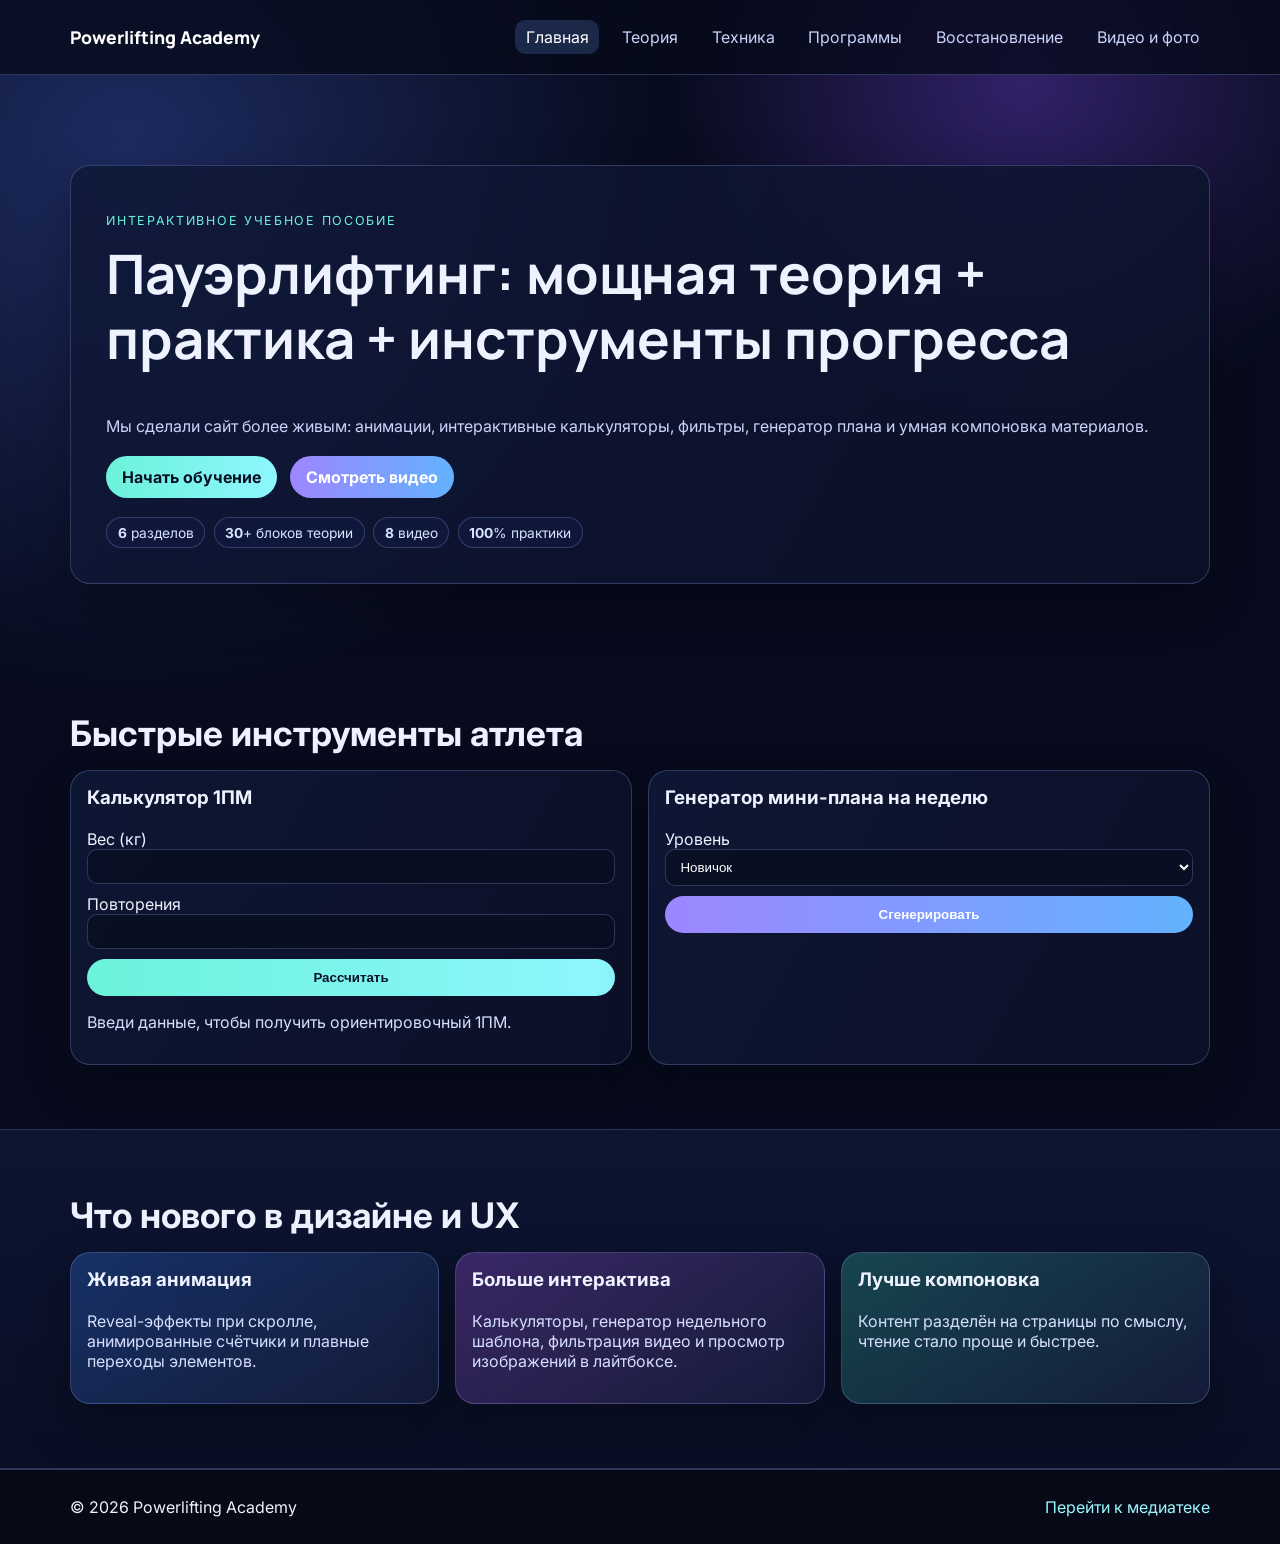
<file: index.html>
<!doctype html>
<html lang="ru">
  <head>
    <meta charset="UTF-8" />
    <meta name="viewport" content="width=device-width, initial-scale=1.0" />
    <title>Powerlifting Academy — Главная</title>
    <meta name="description" content="Интерактивное многостраничное учебное пособие по пауэрлифтингу." />
    <link rel="preconnect" href="https://fonts.googleapis.com" />
    <link rel="preconnect" href="https://fonts.gstatic.com" crossorigin />
    <link href="https://fonts.googleapis.com/css2?family=Inter:wght@400;500;600;700;800&family=Manrope:wght@700;800&display=swap" rel="stylesheet" />
    <link rel="stylesheet" href="styles.css" />
  </head>
  <body data-page="home">
    <div class="scroll-progress" id="scrollProgress"></div>
    <div class="bg-orb orb-1"></div>
    <div class="bg-orb orb-2"></div>

    <header class="site-header">
      <div class="container nav-wrap">
        <a class="logo" href="index.html">Powerlifting Academy</a>
        <button id="menuToggle" class="menu-toggle" aria-label="Открыть меню" aria-expanded="false">☰</button>
        <nav id="mainNav" class="main-nav">
          <a class="active" href="index.html">Главная</a>
          <a href="theory.html">Теория</a>
          <a href="technique.html">Техника</a>
          <a href="programs.html">Программы</a>
          <a href="recovery.html">Восстановление</a>
          <a href="media.html">Видео и фото</a>
        </nav>
      </div>
    </header>

    <main>
      <section class="hero">
        <div class="container hero-content reveal">
          <p class="eyebrow">Интерактивное учебное пособие</p>
          <h1>Пауэрлифтинг: мощная теория + практика + инструменты прогресса</h1>
          <p class="lead">Мы сделали сайт более живым: анимации, интерактивные калькуляторы, фильтры, генератор плана и умная компоновка материалов.</p>
          <div class="hero-cta">
            <a class="btn btn-primary" href="theory.html">Начать обучение</a>
            <a class="btn btn-secondary" href="media.html">Смотреть видео</a>
          </div>
          <div class="pill-row">
            <span><b data-counter="6">0</b> разделов</span>
            <span><b data-counter="30">0</b>+ блоков теории</span>
            <span><b data-counter="8">0</b> видео</span>
            <span><b data-counter="100">0</b>% практики</span>
          </div>
        </div>
      </section>

      <section class="section">
        <div class="container">
          <h2 class="reveal">Быстрые инструменты атлета</h2>
          <div class="grid cards-2">
            <article class="card reveal">
              <h3>Калькулятор 1ПМ</h3>
              <form id="ormForm" class="stack-form">
                <label>Вес (кг)<input type="number" id="weightInput" min="1" required /></label>
                <label>Повторения<input type="number" id="repsInput" min="1" max="12" required /></label>
                <button class="btn btn-primary" type="submit">Рассчитать</button>
              </form>
              <p id="ormResult" class="muted">Введи данные, чтобы получить ориентировочный 1ПМ.</p>
            </article>
            <article class="card reveal">
              <h3>Генератор мини-плана на неделю</h3>
              <form id="planForm" class="stack-form">
                <label>Уровень
                  <select id="levelInput">
                    <option value="beginner">Новичок</option>
                    <option value="intermediate">Средний</option>
                    <option value="advanced">Продвинутый</option>
                  </select>
                </label>
                <button class="btn btn-secondary" type="submit">Сгенерировать</button>
              </form>
              <ul id="planResult" class="muted"></ul>
            </article>
          </div>
        </div>
      </section>

      <section class="section section-soft">
        <div class="container">
          <h2 class="reveal">Что нового в дизайне и UX</h2>
          <div class="grid cards-3">
            <article class="card gradient-a reveal tilt"><h3>Живая анимация</h3><p>Reveal-эффекты при скролле, анимированные счётчики и плавные переходы элементов.</p></article>
            <article class="card gradient-b reveal tilt"><h3>Больше интерактива</h3><p>Калькуляторы, генератор недельного шаблона, фильтрация видео и просмотр изображений в лайтбоксе.</p></article>
            <article class="card gradient-c reveal tilt"><h3>Лучше компоновка</h3><p>Контент разделён на страницы по смыслу, чтение стало проще и быстрее.</p></article>
          </div>
        </div>
      </section>
    </main>

    <footer class="site-footer">
      <div class="container footer-wrap">
        <p>© 2026 Powerlifting Academy</p>
        <a href="media.html">Перейти к медиатеке</a>
      </div>
    </footer>

    <button id="toTopBtn" class="to-top" aria-label="Наверх">↑</button>
    <div id="lightbox" class="lightbox" aria-hidden="true"><img id="lightboxImg" alt="preview" /></div>
    <script src="script.js"></script>
  </body>
</html>
</file>
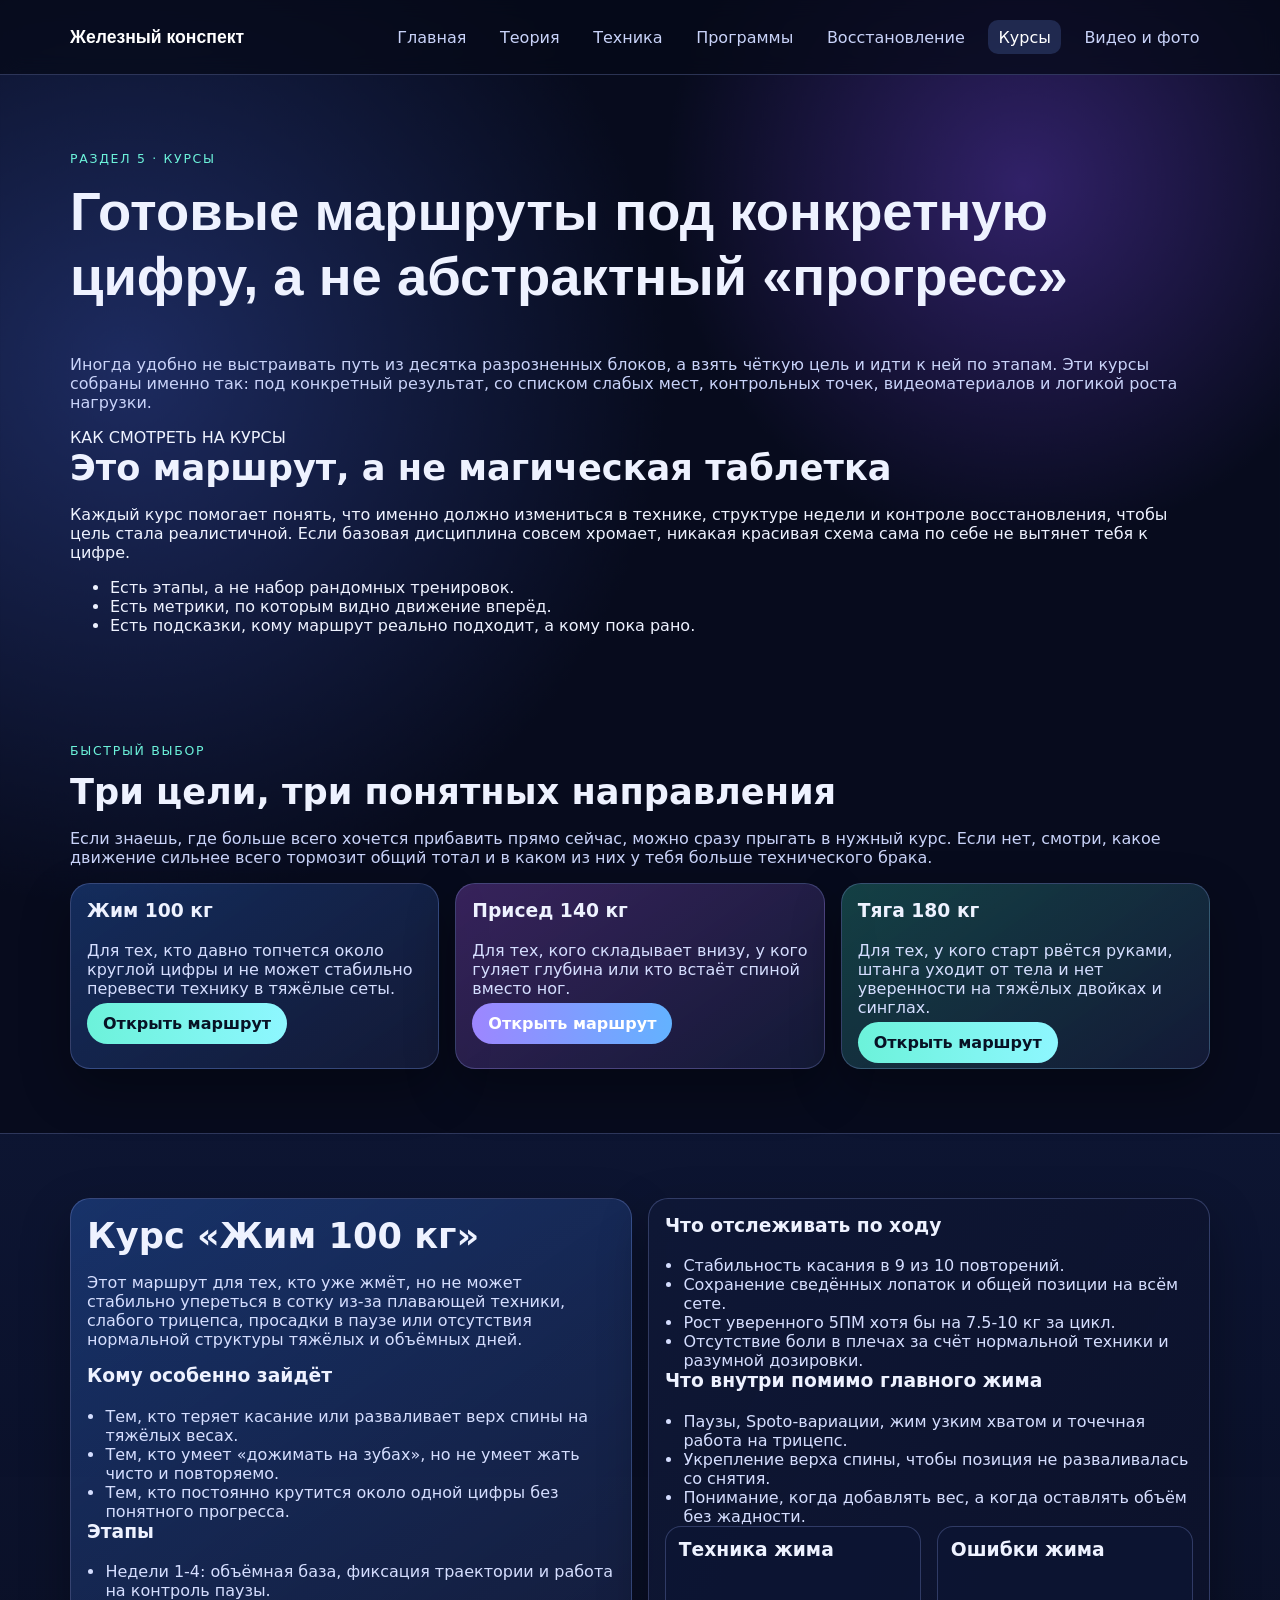
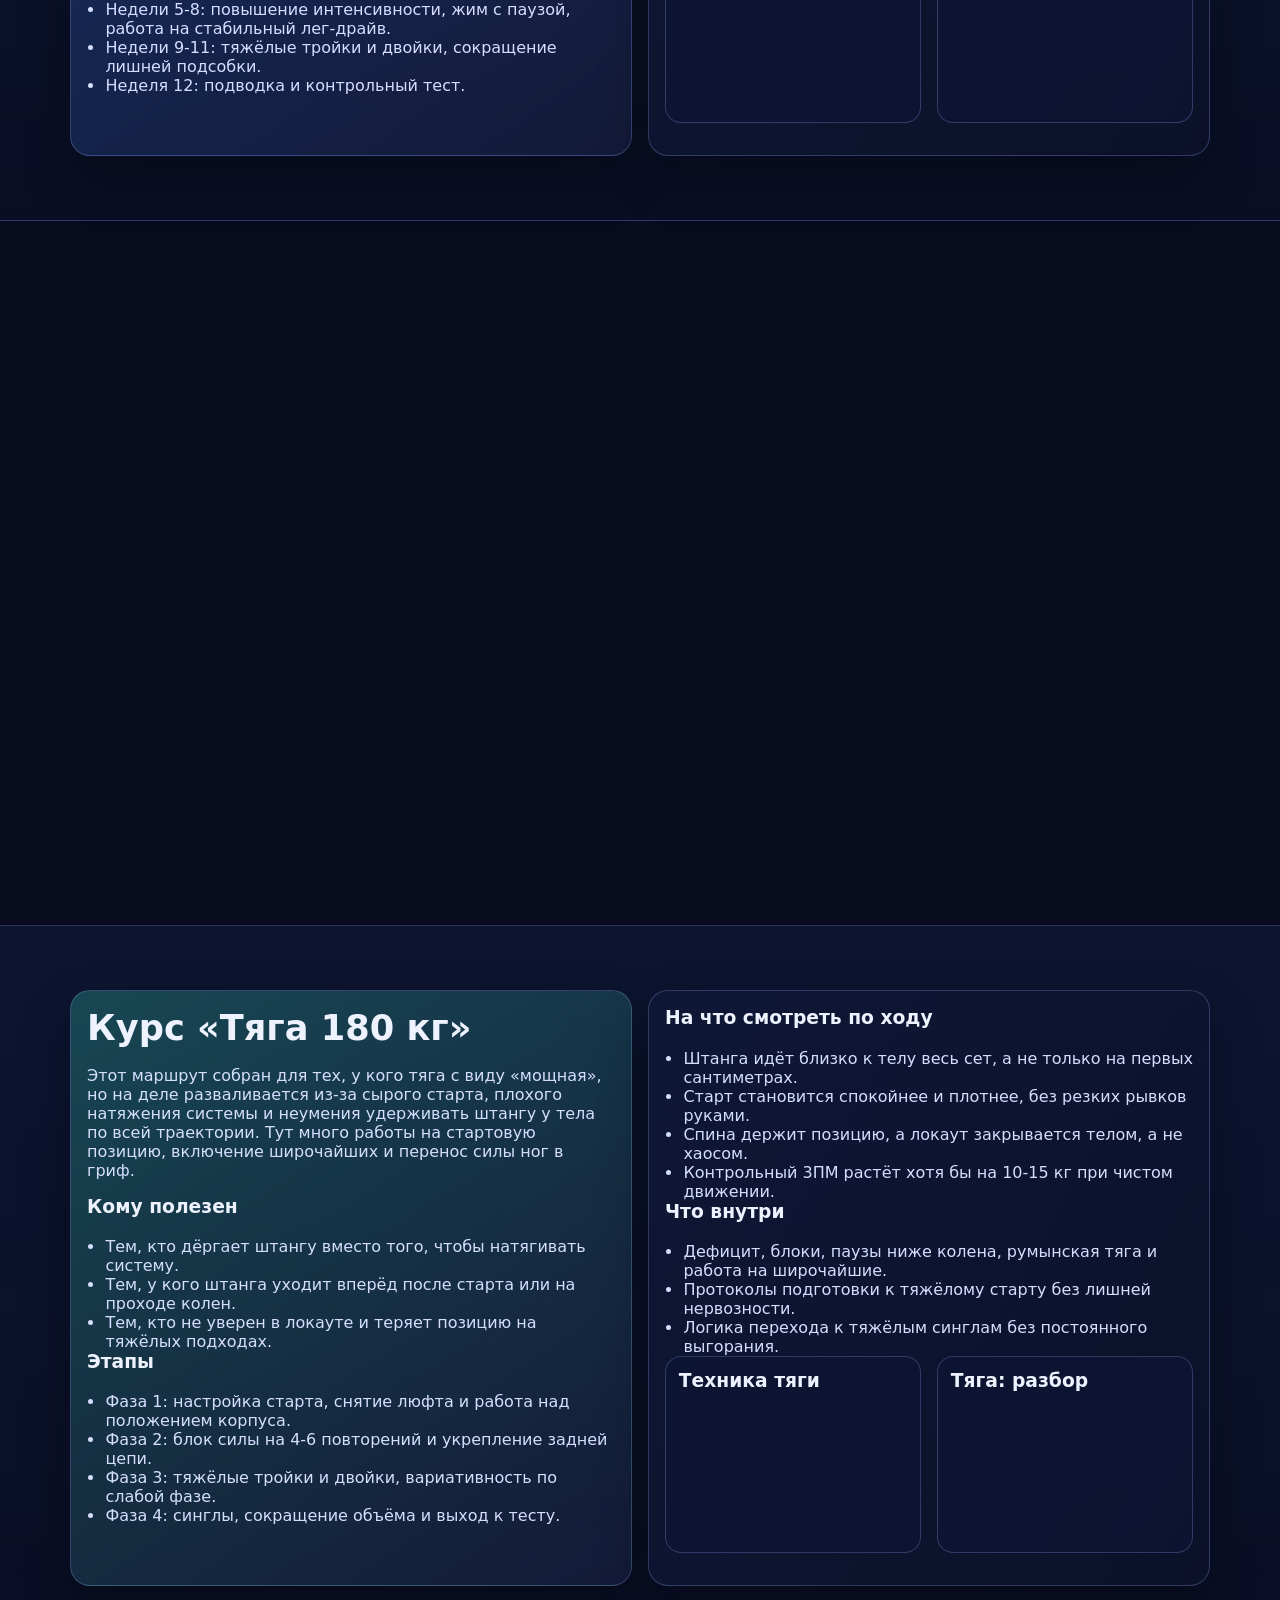
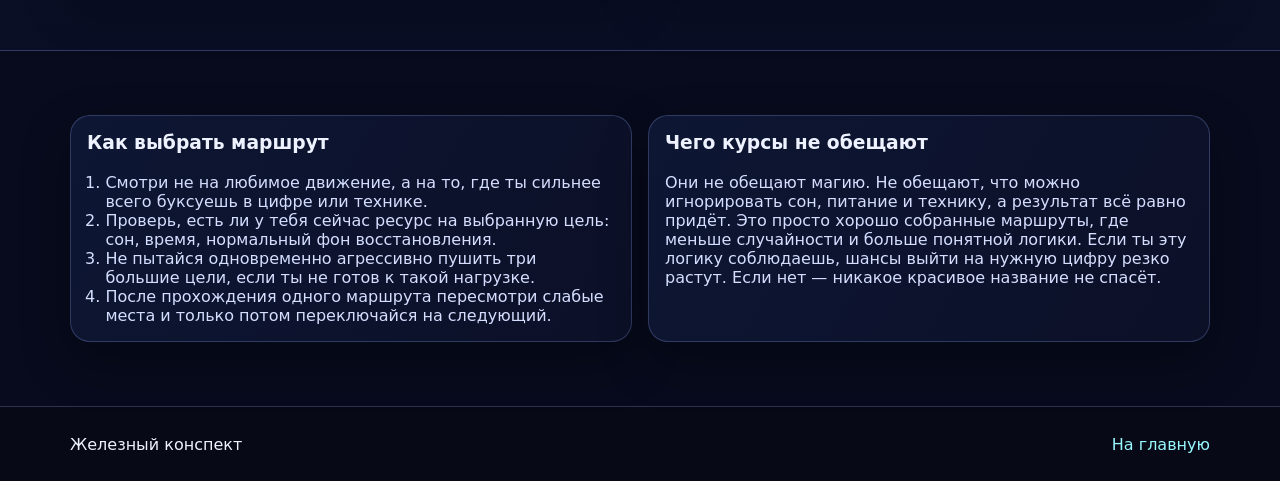
<file: courses.html>
﻿<!doctype html>
<html lang="ru">
  <head>
    <meta charset="UTF-8" />
    <meta name="viewport" content="width=device-width, initial-scale=1.0" />
    <title>Железный конспект - Курсы</title>
    <meta
      name="description"
      content="Авторские маршруты по целям в пауэрлифтинге: жим 100 кг, присед 140 кг и тяга 180 кг с этапами, метриками и видео."
    />
    <link rel="preconnect" href="https://fonts.googleapis.com" />
    <link rel="preconnect" href="https://fonts.gstatic.com" crossorigin />
    <link
      href="https://fonts.googleapis.com/css2?family=IBM+Plex+Mono:wght@400;500;700&family=IBM+Plex+Sans:wght@400;500;600;700&family=Russo+One&display=swap"
      rel="stylesheet"
    />
    <link rel="stylesheet" href="styles.css" />
  </head>
  <body data-page="courses">
    <div class="scroll-progress" id="scrollProgress"></div>
    <div class="bg-orb orb-1"></div>
    <div class="bg-orb orb-2"></div>

    <header class="site-header">
      <div class="container nav-wrap">
        <a class="logo" href="index.html">Железный конспект</a>
        <button id="menuToggle" class="menu-toggle" aria-label="Открыть меню" aria-expanded="false">☰</button>
        <nav id="mainNav" class="main-nav">
          <a href="index.html">Главная</a>
          <a href="theory.html">Теория</a>
          <a href="technique.html">Техника</a>
          <a href="programs.html">Программы</a>
          <a href="recovery.html">Восстановление</a>
          <a class="active" href="courses.html">Курсы</a>
          <a href="media.html">Видео и фото</a>
        </nav>
      </div>
    </header>

    <main class="page-main">
      <section class="page-hero">
        <div class="container split-grid">
          <div class="hero-main reveal">
            <p class="eyebrow">РАЗДЕЛ 5 · КУРСЫ</p>
            <h1>Готовые маршруты под конкретную цифру, а не абстрактный «прогресс»</h1>
            <p class="lead">
              Иногда удобно не выстраивать путь из десятка разрозненных блоков, а взять чёткую цель и идти к ней по
              этапам. Эти курсы собраны именно так: под конкретный результат, со списком слабых мест, контрольных точек,
              видеоматериалов и логикой роста нагрузки.
            </p>
          </div>
          <aside class="hero-side reveal">
            <span class="side-label">КАК СМОТРЕТЬ НА КУРСЫ</span>
            <h2>Это маршрут, а не магическая таблетка</h2>
            <p>
              Каждый курс помогает понять, что именно должно измениться в технике, структуре недели и контроле
              восстановления, чтобы цель стала реалистичной. Если базовая дисциплина совсем хромает, никакая красивая
              схема сама по себе не вытянет тебя к цифре.
            </p>
            <ul class="feature-list">
              <li>Есть этапы, а не набор рандомных тренировок.</li>
              <li>Есть метрики, по которым видно движение вперёд.</li>
              <li>Есть подсказки, кому маршрут реально подходит, а кому пока рано.</li>
            </ul>
          </aside>
        </div>
      </section>

      <section class="section">
        <div class="container">
          <div class="section-intro reveal">
            <p class="eyebrow">БЫСТРЫЙ ВЫБОР</p>
            <h2>Три цели, три понятных направления</h2>
            <p class="lead">
              Если знаешь, где больше всего хочется прибавить прямо сейчас, можно сразу прыгать в нужный курс. Если нет,
              смотри, какое движение сильнее всего тормозит общий тотал и в каком из них у тебя больше технического брака.
            </p>
          </div>

          <div class="grid cards-3">
            <article class="card reveal gradient-a">
              <h3>Жим 100 кг</h3>
              <p>Для тех, кто давно топчется около круглой цифры и не может стабильно перевести технику в тяжёлые сеты.</p>
              <a class="btn btn-primary" href="#bench-100">Открыть маршрут</a>
            </article>
            <article class="card reveal gradient-b">
              <h3>Присед 140 кг</h3>
              <p>Для тех, кого складывает внизу, у кого гуляет глубина или кто встаёт спиной вместо ног.</p>
              <a class="btn btn-secondary" href="#squat-140">Открыть маршрут</a>
            </article>
            <article class="card reveal gradient-c">
              <h3>Тяга 180 кг</h3>
              <p>Для тех, у кого старт рвётся руками, штанга уходит от тела и нет уверенности на тяжёлых двойках и синглах.</p>
              <a class="btn btn-primary" href="#deadlift-180">Открыть маршрут</a>
            </article>
          </div>
        </div>
      </section>

      <section class="section section-soft" id="bench-100">
        <div class="container grid cards-2">
          <article class="card reveal gradient-a">
            <h2>Курс «Жим 100 кг»</h2>
            <p>
              Этот маршрут для тех, кто уже жмёт, но не может стабильно упереться в сотку из-за плавающей техники,
              слабого трицепса, просадки в паузе или отсутствия нормальной структуры тяжёлых и объёмных дней.
            </p>
            <h3>Кому особенно зайдёт</h3>
            <ul>
              <li>Тем, кто теряет касание или разваливает верх спины на тяжёлых весах.</li>
              <li>Тем, кто умеет «дожимать на зубах», но не умеет жать чисто и повторяемо.</li>
              <li>Тем, кто постоянно крутится около одной цифры без понятного прогресса.</li>
            </ul>
            <h3>Этапы</h3>
            <ul>
              <li>Недели 1-4: объёмная база, фиксация траектории и работа на контроль паузы.</li>
              <li>Недели 5-8: повышение интенсивности, жим с паузой, работа на стабильный лег-драйв.</li>
              <li>Недели 9-11: тяжёлые тройки и двойки, сокращение лишней подсобки.</li>
              <li>Неделя 12: подводка и контрольный тест.</li>
            </ul>
          </article>
          <article class="card reveal">
            <h3>Что отслеживать по ходу</h3>
            <ul>
              <li>Стабильность касания в 9 из 10 повторений.</li>
              <li>Сохранение сведённых лопаток и общей позиции на всём сете.</li>
              <li>Рост уверенного 5ПМ хотя бы на 7.5-10 кг за цикл.</li>
              <li>Отсутствие боли в плечах за счёт нормальной техники и разумной дозировки.</li>
            </ul>
            <h3>Что внутри помимо главного жима</h3>
            <ul>
              <li>Паузы, Spoto-вариации, жим узким хватом и точечная работа на трицепс.</li>
              <li>Укрепление верха спины, чтобы позиция не разваливалась со снятия.</li>
              <li>Понимание, когда добавлять вес, а когда оставлять объём без жадности.</li>
            </ul>
            <div class="video-grid video-grid-compact">
              <article class="video-card"><h3>Техника жима</h3><div class="video-wrapper"><iframe src="https://www.youtube.com/embed/rT7DgCr-3pg" allowfullscreen></iframe></div></article>
              <article class="video-card"><h3>Ошибки жима</h3><div class="video-wrapper"><iframe src="https://www.youtube.com/embed/vthMCtgVtFw" allowfullscreen></iframe></div></article>
            </div>
          </article>
        </div>
      </section>

      <section class="section" id="squat-140">
        <div class="container grid cards-2">
          <article class="card reveal gradient-b">
            <h2>Курс «Присед 140 кг»</h2>
            <p>
              Если присед у тебя вроде бы идёт, но тяжёлые веса сразу вскрывают слабый низ, неуверенную глубину и ранний
              подъём таза, этот маршрут закрывает именно эти зоны. Фокус тут не на том, чтобы просто «навалить побольше»,
              а на том, чтобы сделать движение сильным и повторяемым.
            </p>
            <h3>Кому подходит</h3>
            <ul>
              <li>Тем, кто часто режет глубину под стрессом и усталостью.</li>
              <li>Тем, кто встаёт спиной, теряя давление ног в пол.</li>
              <li>Тем, у кого низ приседа превращается в лотерею от подхода к подходу.</li>
            </ul>
            <h3>Этапы</h3>
            <ul>
              <li>Фаза 1: брейсинг, мобильность, темп и паузы внизу.</li>
              <li>Фаза 2: объёмные пятёрки и четвёрки для уверенности в паттерне.</li>
              <li>Фаза 3: интенсивные тройки и двойки с акцентом на сохранение формы.</li>
              <li>Фаза 4: подводка и контрольный выход на цель.</li>
            </ul>
          </article>
          <article class="card reveal">
            <h3>Контрольные метрики</h3>
            <ul>
              <li>Одинаковая глубина на всех рабочих сетах.</li>
              <li>Стабильный корпус и отсутствие резкого завала вперёд на выходе из низа.</li>
              <li>Рост уверенного рабочего веса на 10-20 кг без рассыпания техники.</li>
              <li>Понимание, какая подсказка реально собирает присед именно у тебя.</li>
            </ul>
            <h3>Что внутри</h3>
            <ul>
              <li>Темповые приседы, паузы, фронтальный или высокий присед под технику и силу ног.</li>
              <li>Работа на квадрицепс, корпус и общую устойчивость позиции.</li>
              <li>Шкала перехода от техничных весов к тяжёлым без нервного скачка.</li>
            </ul>
            <div class="video-grid video-grid-compact">
              <article class="video-card"><h3>Техника приседа</h3><div class="video-wrapper"><iframe src="https://www.youtube.com/embed/aclHkVaku9U" allowfullscreen></iframe></div></article>
              <article class="video-card"><h3>Присед: детали</h3><div class="video-wrapper"><iframe src="https://www.youtube.com/embed/Uv_DKDl7EjA" allowfullscreen></iframe></div></article>
            </div>
          </article>
        </div>
      </section>

      <section class="section section-soft" id="deadlift-180">
        <div class="container grid cards-2">
          <article class="card reveal gradient-c">
            <h2>Курс «Тяга 180 кг»</h2>
            <p>
              Этот маршрут собран для тех, у кого тяга с виду «мощная», но на деле разваливается из-за сырого старта,
              плохого натяжения системы и неумения удерживать штангу у тела по всей траектории. Тут много работы на
              стартовую позицию, включение широчайших и перенос силы ног в гриф.
            </p>
            <h3>Кому полезен</h3>
            <ul>
              <li>Тем, кто дёргает штангу вместо того, чтобы натягивать систему.</li>
              <li>Тем, у кого штанга уходит вперёд после старта или на проходе колен.</li>
              <li>Тем, кто не уверен в локауте и теряет позицию на тяжёлых подходах.</li>
            </ul>
            <h3>Этапы</h3>
            <ul>
              <li>Фаза 1: настройка старта, снятие люфта и работа над положением корпуса.</li>
              <li>Фаза 2: блок силы на 4-6 повторений и укрепление задней цепи.</li>
              <li>Фаза 3: тяжёлые тройки и двойки, вариативность по слабой фазе.</li>
              <li>Фаза 4: синглы, сокращение объёма и выход к тесту.</li>
            </ul>
          </article>
          <article class="card reveal">
            <h3>На что смотреть по ходу</h3>
            <ul>
              <li>Штанга идёт близко к телу весь сет, а не только на первых сантиметрах.</li>
              <li>Старт становится спокойнее и плотнее, без резких рывков руками.</li>
              <li>Спина держит позицию, а локаут закрывается телом, а не хаосом.</li>
              <li>Контрольный 3ПМ растёт хотя бы на 10-15 кг при чистом движении.</li>
            </ul>
            <h3>Что внутри</h3>
            <ul>
              <li>Дефицит, блоки, паузы ниже колена, румынская тяга и работа на широчайшие.</li>
              <li>Протоколы подготовки к тяжёлому старту без лишней нервозности.</li>
              <li>Логика перехода к тяжёлым синглам без постоянного выгорания.</li>
            </ul>
            <div class="video-grid video-grid-compact">
              <article class="video-card"><h3>Техника тяги</h3><div class="video-wrapper"><iframe src="https://www.youtube.com/embed/p2OPUi4xGrM" allowfullscreen></iframe></div></article>
              <article class="video-card"><h3>Тяга: разбор</h3><div class="video-wrapper"><iframe src="https://www.youtube.com/embed/wYREQkVtvEc" allowfullscreen></iframe></div></article>
            </div>
          </article>
        </div>
      </section>

      <section class="section">
        <div class="container grid cards-2">
          <article class="card reveal">
            <h3>Как выбрать маршрут</h3>
            <ol>
              <li>Смотри не на любимое движение, а на то, где ты сильнее всего буксуешь в цифре или технике.</li>
              <li>Проверь, есть ли у тебя сейчас ресурс на выбранную цель: сон, время, нормальный фон восстановления.</li>
              <li>Не пытайся одновременно агрессивно пушить три большие цели, если ты не готов к такой нагрузке.</li>
              <li>После прохождения одного маршрута пересмотри слабые места и только потом переключайся на следующий.</li>
            </ol>
          </article>
          <article class="card reveal">
            <h3>Чего курсы не обещают</h3>
            <p>
              Они не обещают магию. Не обещают, что можно игнорировать сон, питание и технику, а результат всё равно
              придёт. Это просто хорошо собранные маршруты, где меньше случайности и больше понятной логики. Если ты эту
              логику соблюдаешь, шансы выйти на нужную цифру резко растут. Если нет — никакое красивое название не спасёт.
            </p>
          </article>
        </div>
      </section>
    </main>

    <footer class="site-footer">
      <div class="container footer-wrap">
        <p>Железный конспект</p>
        <a href="index.html">На главную</a>
      </div>
    </footer>

    <button id="toTopBtn" class="to-top" aria-label="Наверх">↑</button>
    <div id="lightbox" class="lightbox" aria-hidden="true"><img id="lightboxImg" alt="preview" /></div>
    <script src="script.js"></script>
  </body>
</html>
</file>
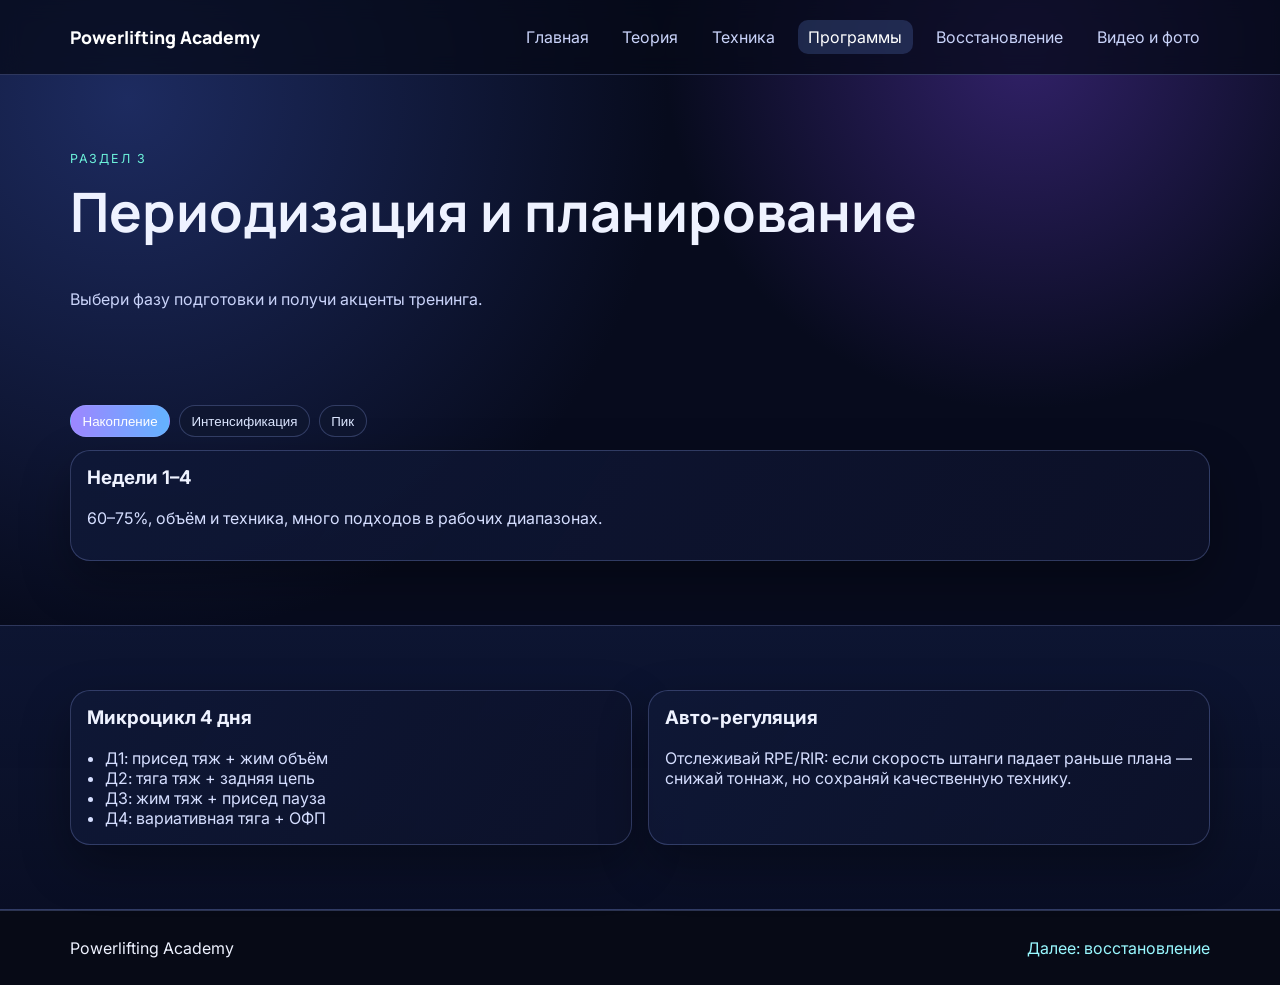
<file: programs.html>
<!doctype html><html lang="ru"><head><meta charset="UTF-8" /><meta name="viewport" content="width=device-width, initial-scale=1.0" /><title>Powerlifting Academy — Программы</title><link rel="preconnect" href="https://fonts.googleapis.com" /><link rel="preconnect" href="https://fonts.gstatic.com" crossorigin /><link href="https://fonts.googleapis.com/css2?family=Inter:wght@400;500;600;700;800&family=Manrope:wght@700;800&display=swap" rel="stylesheet" /><link rel="stylesheet" href="styles.css" /></head>
<body data-page="programs"><div class="scroll-progress" id="scrollProgress"></div><div class="bg-orb orb-1"></div><div class="bg-orb orb-2"></div>
<header class="site-header"><div class="container nav-wrap"><a class="logo" href="index.html">Powerlifting Academy</a><button id="menuToggle" class="menu-toggle" aria-expanded="false">☰</button><nav id="mainNav" class="main-nav"><a href="index.html">Главная</a><a href="theory.html">Теория</a><a href="technique.html">Техника</a><a class="active" href="programs.html">Программы</a><a href="recovery.html">Восстановление</a><a href="media.html">Видео и фото</a></nav></div></header>
<main class="page-main"><section class="page-hero"><div class="container reveal"><p class="eyebrow">Раздел 3</p><h1>Периодизация и планирование</h1><p class="lead">Выбери фазу подготовки и получи акценты тренинга.</p></div></section>
<section class="section"><div class="container"><div class="tab-controls reveal"><button class="filter-btn active" data-tab="acc">Накопление</button><button class="filter-btn" data-tab="int">Интенсификация</button><button class="filter-btn" data-tab="peak">Пик</button></div><div class="tab-panels"><article class="card tab-panel active" data-panel="acc"><h3>Недели 1–4</h3><p>60–75%, объём и техника, много подходов в рабочих диапазонах.</p></article><article class="card tab-panel" data-panel="int"><h3>Недели 5–8</h3><p>75–87%, снижение объёма, рост интенсивности и соревновательной специфики.</p></article><article class="card tab-panel" data-panel="peak"><h3>Недели 9–12</h3><p>85–95%, тяжёлые синглы, тейпер и подводка к старту.</p></article></div></div></section>
<section class="section section-soft"><div class="container grid cards-2"><article class="card reveal"><h3>Микроцикл 4 дня</h3><ul><li>Д1: присед тяж + жим объём</li><li>Д2: тяга тяж + задняя цепь</li><li>Д3: жим тяж + присед пауза</li><li>Д4: вариативная тяга + ОФП</li></ul></article><article class="card reveal"><h3>Авто-регуляция</h3><p>Отслеживай RPE/RIR: если скорость штанги падает раньше плана — снижай тоннаж, но сохраняй качественную технику.</p></article></div></section></main>
<footer class="site-footer"><div class="container footer-wrap"><p>Powerlifting Academy</p><a href="recovery.html">Далее: восстановление</a></div></footer>
<button id="toTopBtn" class="to-top" aria-label="Наверх">↑</button><div id="lightbox" class="lightbox" aria-hidden="true"><img id="lightboxImg" alt="preview" /></div><script src="script.js"></script></body></html>
</file>
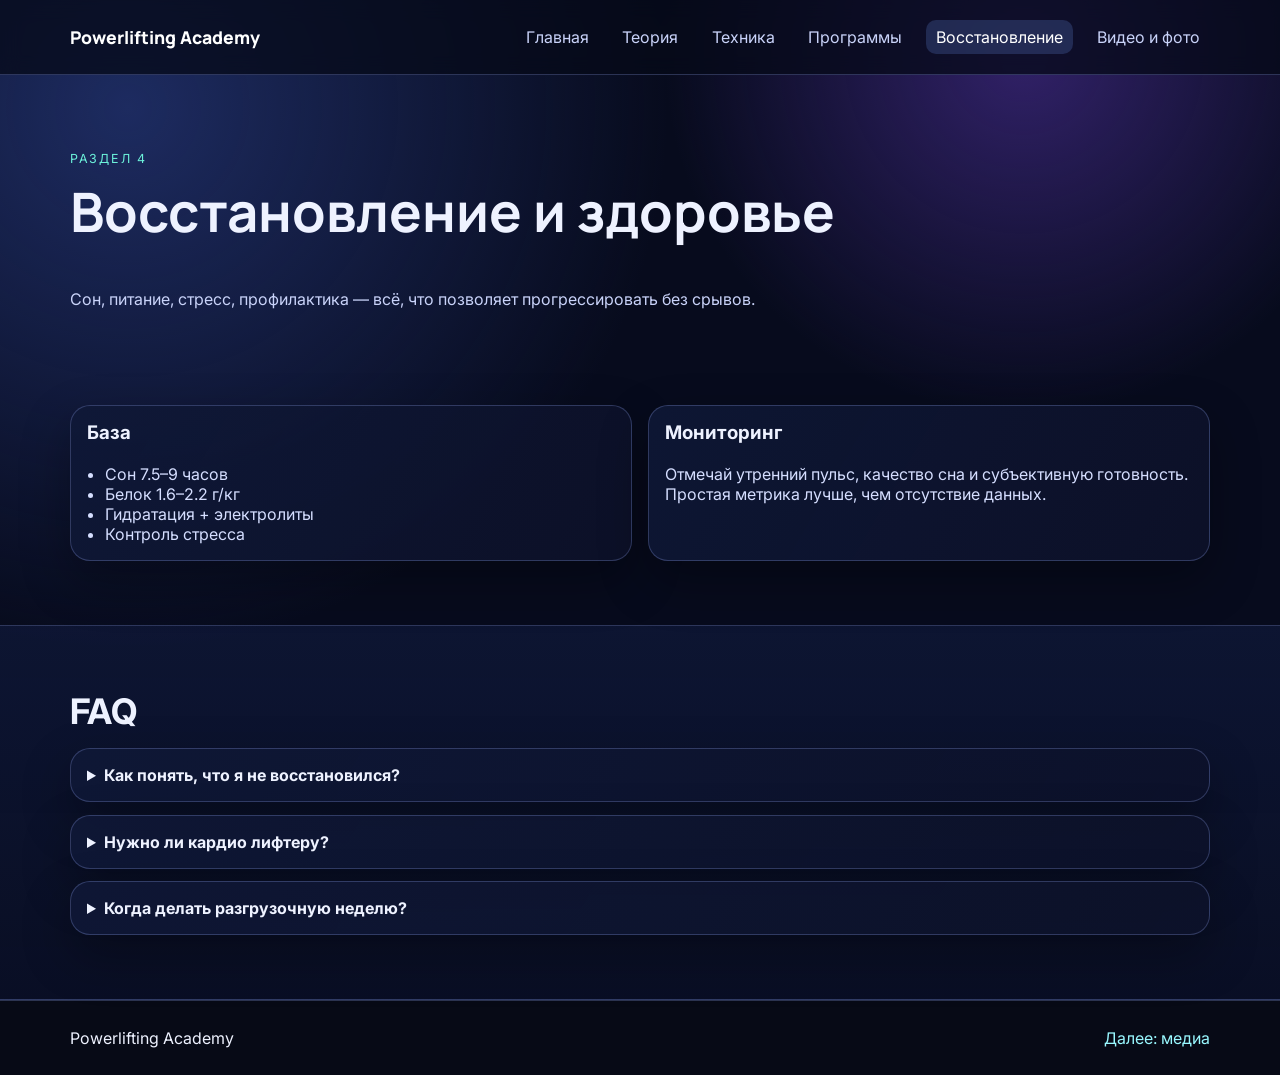
<file: recovery.html>
<!doctype html><html lang="ru"><head><meta charset="UTF-8" /><meta name="viewport" content="width=device-width, initial-scale=1.0" /><title>Powerlifting Academy — Восстановление</title><link rel="preconnect" href="https://fonts.googleapis.com" /><link rel="preconnect" href="https://fonts.gstatic.com" crossorigin /><link href="https://fonts.googleapis.com/css2?family=Inter:wght@400;500;600;700;800&family=Manrope:wght@700;800&display=swap" rel="stylesheet" /><link rel="stylesheet" href="styles.css" /></head>
<body data-page="recovery"><div class="scroll-progress" id="scrollProgress"></div><div class="bg-orb orb-3"></div><div class="bg-orb orb-2"></div>
<header class="site-header"><div class="container nav-wrap"><a class="logo" href="index.html">Powerlifting Academy</a><button id="menuToggle" class="menu-toggle" aria-expanded="false">☰</button><nav id="mainNav" class="main-nav"><a href="index.html">Главная</a><a href="theory.html">Теория</a><a href="technique.html">Техника</a><a href="programs.html">Программы</a><a class="active" href="recovery.html">Восстановление</a><a href="media.html">Видео и фото</a></nav></div></header>
<main class="page-main"><section class="page-hero"><div class="container reveal"><p class="eyebrow">Раздел 4</p><h1>Восстановление и здоровье</h1><p class="lead">Сон, питание, стресс, профилактика — всё, что позволяет прогрессировать без срывов.</p></div></section>
<section class="section"><div class="container grid cards-2"><article class="card reveal"><h3>База</h3><ul><li>Сон 7.5–9 часов</li><li>Белок 1.6–2.2 г/кг</li><li>Гидратация + электролиты</li><li>Контроль стресса</li></ul></article><article class="card reveal"><h3>Мониторинг</h3><p>Отмечай утренний пульс, качество сна и субъективную готовность. Простая метрика лучше, чем отсутствие данных.</p></article></div></section>
<section class="section section-soft"><div class="container"><h2 class="reveal">FAQ</h2><div class="faq-list"><details class="card reveal"><summary>Как понять, что я не восстановился?</summary><p>Падает скорость штанги, сон ухудшается, растёт раздражительность и боли в связках.</p></details><details class="card reveal"><summary>Нужно ли кардио лифтеру?</summary><p>Да. 2–3 лёгкие сессии в неделю улучшают переносимость объёма.</p></details><details class="card reveal"><summary>Когда делать разгрузочную неделю?</summary><p>Каждые 4–8 недель или при накоплении утомления.</p></details></div></div></section></main>
<footer class="site-footer"><div class="container footer-wrap"><p>Powerlifting Academy</p><a href="media.html">Далее: медиа</a></div></footer>
<button id="toTopBtn" class="to-top" aria-label="Наверх">↑</button><div id="lightbox" class="lightbox" aria-hidden="true"><img id="lightboxImg" alt="preview" /></div><script src="script.js"></script></body></html>
</file>
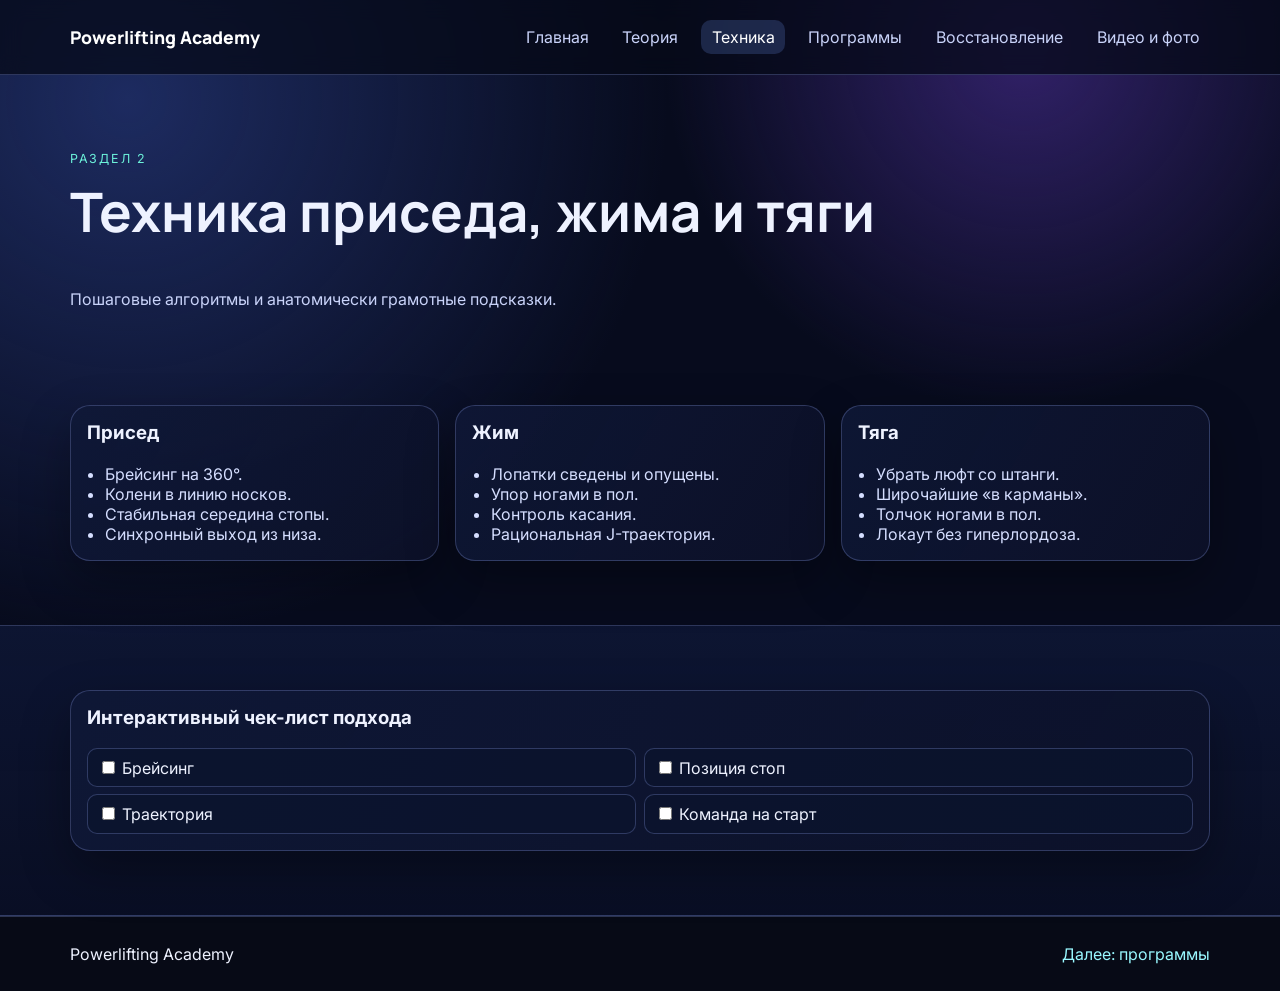
<file: technique.html>
<!doctype html><html lang="ru"><head><meta charset="UTF-8" /><meta name="viewport" content="width=device-width, initial-scale=1.0" /><title>Powerlifting Academy — Техника</title><link rel="preconnect" href="https://fonts.googleapis.com" /><link rel="preconnect" href="https://fonts.gstatic.com" crossorigin /><link href="https://fonts.googleapis.com/css2?family=Inter:wght@400;500;600;700;800&family=Manrope:wght@700;800&display=swap" rel="stylesheet" /><link rel="stylesheet" href="styles.css" /></head>
<body data-page="technique"><div class="scroll-progress" id="scrollProgress"></div><div class="bg-orb orb-2"></div><div class="bg-orb orb-3"></div>
<header class="site-header"><div class="container nav-wrap"><a class="logo" href="index.html">Powerlifting Academy</a><button id="menuToggle" class="menu-toggle" aria-expanded="false">☰</button><nav id="mainNav" class="main-nav"><a href="index.html">Главная</a><a href="theory.html">Теория</a><a class="active" href="technique.html">Техника</a><a href="programs.html">Программы</a><a href="recovery.html">Восстановление</a><a href="media.html">Видео и фото</a></nav></div></header>
<main class="page-main"><section class="page-hero"><div class="container reveal"><p class="eyebrow">Раздел 2</p><h1>Техника приседа, жима и тяги</h1><p class="lead">Пошаговые алгоритмы и анатомически грамотные подсказки.</p></div></section>
<section class="section"><div class="container grid cards-3"><article class="card reveal tilt"><h3>Присед</h3><ul><li>Брейсинг на 360°.</li><li>Колени в линию носков.</li><li>Стабильная середина стопы.</li><li>Синхронный выход из низа.</li></ul></article><article class="card reveal tilt"><h3>Жим</h3><ul><li>Лопатки сведены и опущены.</li><li>Упор ногами в пол.</li><li>Контроль касания.</li><li>Рациональная J-траектория.</li></ul></article><article class="card reveal tilt"><h3>Тяга</h3><ul><li>Убрать люфт со штанги.</li><li>Широчайшие «в карманы».</li><li>Толчок ногами в пол.</li><li>Локаут без гиперлордоза.</li></ul></article></div></section>
<section class="section section-soft"><div class="container"><article class="card reveal"><h3>Интерактивный чек-лист подхода</h3><div class="check-grid"><label><input type="checkbox" /> Брейсинг</label><label><input type="checkbox" /> Позиция стоп</label><label><input type="checkbox" /> Траектория</label><label><input type="checkbox" /> Команда на старт</label></div></article></div></section></main>
<footer class="site-footer"><div class="container footer-wrap"><p>Powerlifting Academy</p><a href="programs.html">Далее: программы</a></div></footer>
<button id="toTopBtn" class="to-top" aria-label="Наверх">↑</button><div id="lightbox" class="lightbox" aria-hidden="true"><img id="lightboxImg" alt="preview" /></div><script src="script.js"></script></body></html>
</file>
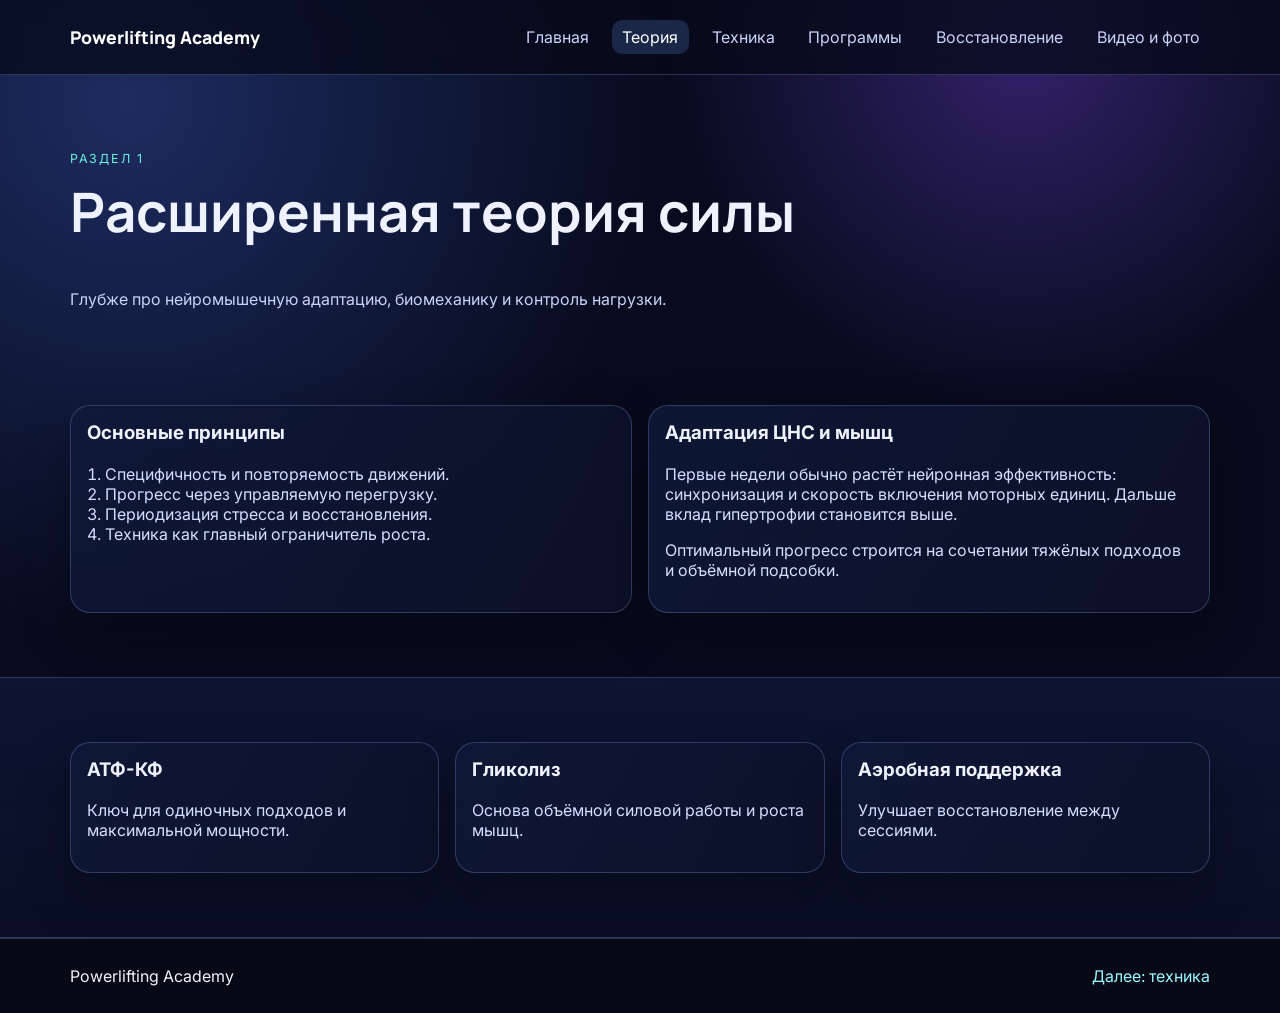
<file: theory.html>
<!doctype html><html lang="ru"><head><meta charset="UTF-8" /><meta name="viewport" content="width=device-width, initial-scale=1.0" /><title>Powerlifting Academy — Теория</title><link rel="preconnect" href="https://fonts.googleapis.com" /><link rel="preconnect" href="https://fonts.gstatic.com" crossorigin /><link href="https://fonts.googleapis.com/css2?family=Inter:wght@400;500;600;700;800&family=Manrope:wght@700;800&display=swap" rel="stylesheet" /><link rel="stylesheet" href="styles.css" /></head>
<body data-page="theory"><div class="scroll-progress" id="scrollProgress"></div><div class="bg-orb orb-1"></div><div class="bg-orb orb-3"></div>
<header class="site-header"><div class="container nav-wrap"><a class="logo" href="index.html">Powerlifting Academy</a><button id="menuToggle" class="menu-toggle" aria-expanded="false">☰</button><nav id="mainNav" class="main-nav"><a href="index.html">Главная</a><a class="active" href="theory.html">Теория</a><a href="technique.html">Техника</a><a href="programs.html">Программы</a><a href="recovery.html">Восстановление</a><a href="media.html">Видео и фото</a></nav></div></header>
<main class="page-main"><section class="page-hero"><div class="container reveal"><p class="eyebrow">Раздел 1</p><h1>Расширенная теория силы</h1><p class="lead">Глубже про нейромышечную адаптацию, биомеханику и контроль нагрузки.</p></div></section>
<section class="section"><div class="container grid cards-2"><article class="card reveal"><h3>Основные принципы</h3><ol><li>Специфичность и повторяемость движений.</li><li>Прогресс через управляемую перегрузку.</li><li>Периодизация стресса и восстановления.</li><li>Техника как главный ограничитель роста.</li></ol></article><article class="card reveal"><h3>Адаптация ЦНС и мышц</h3><p>Первые недели обычно растёт нейронная эффективность: синхронизация и скорость включения моторных единиц. Дальше вклад гипертрофии становится выше.</p><p>Оптимальный прогресс строится на сочетании тяжёлых подходов и объёмной подсобки.</p></article></div></section>
<section class="section section-soft"><div class="container grid cards-3"><article class="card reveal"><h3>АТФ-КФ</h3><p>Ключ для одиночных подходов и максимальной мощности.</p></article><article class="card reveal"><h3>Гликолиз</h3><p>Основа объёмной силовой работы и роста мышц.</p></article><article class="card reveal"><h3>Аэробная поддержка</h3><p>Улучшает восстановление между сессиями.</p></article></div></section></main>
<footer class="site-footer"><div class="container footer-wrap"><p>Powerlifting Academy</p><a href="technique.html">Далее: техника</a></div></footer>
<button id="toTopBtn" class="to-top" aria-label="Наверх">↑</button><div id="lightbox" class="lightbox" aria-hidden="true"><img id="lightboxImg" alt="preview" /></div><script src="script.js"></script></body></html>
</file>
<file: styles.css>
:root {
  --bg: #070b1d;
  --text: #eef2ff;
  --muted: #c9d3f9;
  --line: rgba(156, 177, 255, 0.25);
  --brand: #6cf2da;
  --brand2: #9d86ff;
  --brand3: #63b2ff;
  --card: rgba(13, 22, 52, 0.72);
}
* { box-sizing: border-box; }
html, body { margin: 0; padding: 0; font-family: Inter, system-ui, sans-serif; color: var(--text); background: radial-gradient(1200px circle at 10% 10%, #1d2b60 0%, transparent 45%), radial-gradient(900px circle at 80% 5%, #312168 0%, transparent 40%), var(--bg); }
body { overflow-x: hidden; }

.scroll-progress { position: fixed; top: 0; left: 0; height: 3px; width: 0; background: linear-gradient(90deg, var(--brand), var(--brand3)); z-index: 120; transition: width .1s linear; }
.bg-orb { position: fixed; z-index: -1; border-radius: 50%; filter: blur(30px); opacity: .45; pointer-events: none; transition: transform .2s linear; }
.orb-1 { width: 320px; height: 320px; background: #33d3ff; top: -90px; left: -80px; }
.orb-2 { width: 260px; height: 260px; background: #8d6dff; bottom: 8%; right: -60px; }
.orb-3 { width: 220px; height: 220px; background: #46f5a8; top: 35%; left: 72%; }

.container { width: min(1140px, 92vw); margin: 0 auto; }
.site-header { position: sticky; top: 0; z-index: 100; background: rgba(6, 10, 24, .75); backdrop-filter: blur(10px); border-bottom: 1px solid var(--line); }
.nav-wrap { min-height: 74px; display: flex; align-items: center; justify-content: space-between; gap: 1rem; }
.logo { color: #fff; text-decoration: none; font-family: Manrope, Inter, sans-serif; font-size: 1.1rem; font-weight: 800; }
.main-nav { display: flex; gap: .8rem; }
.main-nav a { color: var(--muted); text-decoration: none; padding: .45rem .65rem; border-radius: 10px; transition: .2s; }
.main-nav a:hover, .main-nav a.active { color: #fff; background: rgba(115, 157, 255, .2); }
.menu-toggle { display: none; border: 1px solid var(--line); background: transparent; color: #fff; border-radius: 10px; padding: .35rem .55rem; }

h1,h2,h3 { margin-top: 0; line-height: 1.2; }
h1 { font-size: clamp(2rem, 5vw, 3.4rem); font-family: Manrope, Inter, sans-serif; }
h2 { font-size: clamp(1.55rem, 3vw, 2.2rem); margin-bottom: 1rem; }
.lead, .muted { color: var(--muted); }

.hero { padding: 5.6rem 0 4rem; }
.hero-content, .card { background: linear-gradient(120deg, rgba(15, 24, 55, .88), rgba(13, 18, 42, .84)); border: 1px solid var(--line); border-radius: 20px; box-shadow: 0 20px 50px rgba(0, 0, 0, .32); }
.hero-content { padding: clamp(1.2rem, 3vw, 2.2rem); }
.card { padding: 1rem; }
.eyebrow { color: var(--brand); text-transform: uppercase; letter-spacing: 1.7px; font-size: .78rem; }
.hero-cta { display: flex; flex-wrap: wrap; gap: .8rem; margin: 1.2rem 0; }
.btn { text-decoration: none; border-radius: 999px; padding: .7rem 1rem; font-weight: 700; border: 0; cursor: pointer; }
.btn-primary { color: #071225; background: linear-gradient(90deg, var(--brand), #8ef7ff); }
.btn-secondary { color: #fff; background: linear-gradient(90deg, var(--brand2), var(--brand3)); }

.pill-row { display: flex; flex-wrap: wrap; gap: .55rem; }
.pill-row span { border: 1px solid var(--line); background: rgba(16, 26, 63, .7); border-radius: 999px; padding: .4rem .65rem; color: #d8e3ff; font-size: .86rem; }

.section { padding: 4rem 0; }
.section-soft { background: linear-gradient(180deg, rgba(18, 29, 67, .55), rgba(11, 18, 45, .45)); border-top: 1px solid var(--line); border-bottom: 1px solid var(--line); }
.page-main { padding-top: 1rem; }
.page-hero { padding: 3rem 0 1rem; }
.grid { display: grid; gap: 1rem; }
.cards-2 { grid-template-columns: repeat(2, minmax(0, 1fr)); }
.cards-3 { grid-template-columns: repeat(3, minmax(0, 1fr)); }
.card p, .card li { color: #d5deff; }
.card ul, .card ol { margin: 0; padding-left: 1.15rem; }
.gradient-a { background: linear-gradient(145deg, rgba(54,130,255,.28), rgba(22,29,60,.82)); }
.gradient-b { background: linear-gradient(145deg, rgba(182,98,255,.28), rgba(22,29,60,.82)); }
.gradient-c { background: linear-gradient(145deg, rgba(60,226,189,.25), rgba(22,29,60,.82)); }

.stack-form { display: grid; gap: .6rem; margin-bottom: .6rem; }
.stack-form input, .stack-form select { width: 100%; padding: .58rem .65rem; border-radius: 10px; border: 1px solid var(--line); background: rgba(9,15,35,.9); color: #fff; }

.tab-controls { display: flex; flex-wrap: wrap; gap: .55rem; margin-bottom: .8rem; }
.filter-btn { border: 1px solid var(--line); background: rgba(15,23,48,.8); color: #dce6ff; padding: .45rem .72rem; border-radius: 999px; cursor: pointer; }
.filter-btn.active { background: linear-gradient(90deg, var(--brand2), var(--brand3)); color: #fff; }
.tab-panel { display: none; }
.tab-panel.active { display: block; animation: fadeUp .45s ease; }

.video-grid { display: grid; grid-template-columns: repeat(2, minmax(0,1fr)); gap: 1rem; margin-bottom: 1rem; }
.video-card, .image-card { background: var(--card); border: 1px solid var(--line); border-radius: 16px; padding: .8rem; }
.video-wrapper { aspect-ratio: 16/9; overflow: hidden; border-radius: 12px; }
.video-wrapper iframe { width: 100%; height: 100%; border: 0; }
.image-grid { display: grid; grid-template-columns: repeat(3, minmax(0,1fr)); gap: 1rem; }
.image-card img { width: 100%; height: 220px; object-fit: cover; border-radius: 10px; cursor: zoom-in; }
.image-card figcaption { color: var(--muted); margin-top: .5rem; font-size: .9rem; }
.check-grid { display: grid; grid-template-columns: repeat(2, minmax(0,1fr)); gap: .45rem; }
.check-grid label { background: rgba(11,20,46,.75); border: 1px solid var(--line); border-radius: 10px; padding: .55rem .65rem; }
.faq-list { display: grid; gap: .8rem; }
summary { cursor: pointer; font-weight: 700; }

.reveal { opacity: 0; transform: translateY(20px) scale(.98); transition: .55s ease; }
.reveal.visible { opacity: 1; transform: translateY(0) scale(1); }
.tilt { transform-style: preserve-3d; transition: transform .2s ease; }

.to-top { position: fixed; right: 16px; bottom: 16px; width: 42px; height: 42px; border-radius: 50%; border: 1px solid var(--line); background: rgba(9,15,35,.88); color: #fff; cursor: pointer; opacity: 0; pointer-events: none; transition: .2s; z-index: 80; }
.to-top.show { opacity: 1; pointer-events: auto; }
.lightbox { position: fixed; inset: 0; background: rgba(2, 4, 10, .85); display: grid; place-items: center; z-index: 140; opacity: 0; pointer-events: none; transition: .2s; }
.lightbox.show { opacity: 1; pointer-events: auto; }
.lightbox img { max-width: min(92vw, 1100px); max-height: 85vh; border-radius: 14px; border: 1px solid rgba(255,255,255,.25); }

.site-footer { border-top: 1px solid var(--line); background: rgba(7, 10, 22, .9); }
.footer-wrap { min-height: 74px; display: flex; align-items: center; justify-content: space-between; gap: .6rem; }
.footer-wrap a { color: #99f8ff; text-decoration: none; }

@keyframes fadeUp { from { opacity: 0; transform: translateY(16px); } to { opacity: 1; transform: translateY(0); } }

@media (max-width: 980px) { .cards-3, .image-grid { grid-template-columns: 1fr 1fr; } }
@media (max-width: 760px) {
  .menu-toggle { display: inline-flex; }
  .main-nav { display: none; position: absolute; top: 74px; left: 0; right: 0; flex-direction: column; background: rgba(6,10,24,.96); border-bottom: 1px solid var(--line); padding: .9rem 4vw; }
  .main-nav.open { display: flex; }
  .cards-2, .cards-3, .video-grid, .image-grid, .check-grid { grid-template-columns: 1fr; }
  .section { padding: 3.1rem 0; }
}
</file>
